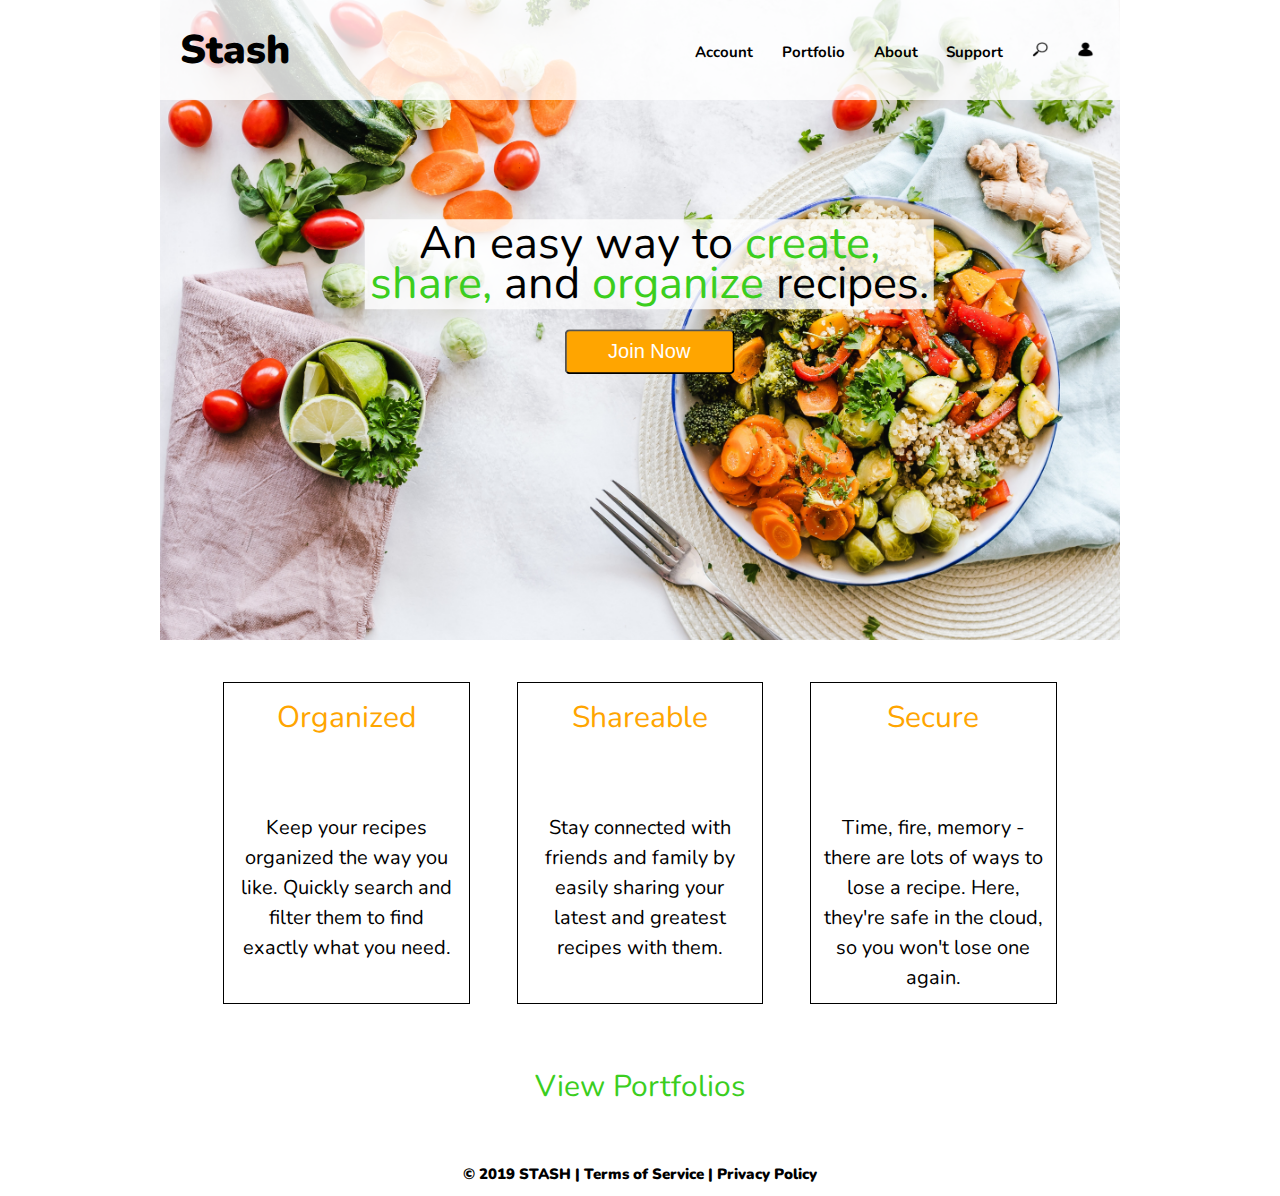
<file: index.html>
<!doctype html>

<html lang="en">
<head>
  <meta name="viewport" content="width=device-width, initial-scale=1.0">

  <title>Stash</title>

  <link rel="stylesheet" type="text/css" href="//fonts.googleapis.com/css?family=Nunito">
  <link href="css/index.css" rel="stylesheet">

  <!--[if lt IE 9]>
    <script src="https://cdnjs.cloudflare.com/ajax/libs/html5shiv/3.7.3/html5shiv.js"></script>
  <![endif]-->
</head>

<header>

    <img class="food-picture" src="images/food picture.jpg" alt="picture-of-food">

  <nav>
    <div class= "mobile-nav">
      <a href= ''><img class="mobile-icon" src="images/3-dashes.png" alt="menu-icon"></a>
      <h2>Stash</h2>
      <a href= ''><img class="mobile-icon" src="images/Search.png" alt="search-icon"></a>
      <a href= 'https://chef-portfolio-web-bw.netlify.com/login'><img class="mobile-icon" src="images/Account.png" alt="account-icon"></a>
  </div>

    <div class="web-nav">
     <a href='https://chef-portfolio-web-bw.netlify.com/login'>Account</a>
     <a href='https://chef-portfolio-web-bw.netlify.com/login'>Portfolio</a>
     <a href='secondpage.html'>About</a>
     <a href='https://chef-portfolio-web-bw.netlify.com/support'>Support</a>
     <a href= ''><img class="icon" src="images/Search.png" alt="search-icon"></a>
     <a href= 'https://chef-portfolio-web-bw.netlify.com/login'><img class="icon" src="images/Account.png" alt="account-icon"></a>
    </div>

  </nav>


  <div class="header-text">
    <p>An easy way to <span>create,</span> 
    <br>
    <span>share,</span> and <span>organize</span> recipes.</p>
    <a href="https://chef-portfolio-web-bw.netlify.com/registerchef"><button class="btn">Join Now</button></a>
  </div>
  

</header>


<body>
  <section class="boxes">
    <div class="text-content">
      <h2>Organized</h2>
      <p>Keep your recipes organized the way you like. Quickly search and filter them to find exactly what you need.</p> 
    </div>

    <div class="text-content">
      <h2>Shareable</h2>
      <p>Stay connected with friends and family by easily sharing your latest and greatest recipes with them.</p> 
    </div>

    <div class="text-content">
      <h2>Secure</h2>
      <p>Time, fire, memory - there are lots of ways to lose a recipe. Here, they're safe in the cloud, so you won't lose one again.</p>
    </div>
</section>

  <section class="portfolio">
    <p> View Portfolios</p>
  </section>


  <footer class="footer">
    <p>© 2019 STASH | Terms of Service | Privacy Policy</p>
  </footer>

</body>
</html>
</file>
<file: css/index.css>
.webwidth {
  max-width: 960px;
  width: 100%;
  margin: 0 auto;
}
.mobilewidth {
  max-width: 450px;
  width: 100%;
  margin: 0 auto;
}
.tabletwidth {
  max-width: 800px;
  width: 100%;
  margin: 0 auto;
}
.mobilenav {
  display: flex;
  justify-content: center;
}
.navh2 {
  font-size: 4rem;
  color: black;
  margin-left: -8rem;
  font-weight: 900;
  padding: 0px 100px;
}
.navmobileicon {
  display: inline-flex;
  width: 35px;
  height: 35px;
  padding: 2px;
  justify-content: center;
  margin: 5px;
}
html,
body,
div,
span,
applet,
object,
iframe,
h1,
h2,
h3,
h4,
h5,
h6,
p,
blockquote,
pre,
a,
abbr,
acronym,
address,
big,
cite,
code,
del,
dfn,
em,
img,
ins,
kbd,
q,
s,
samp,
small,
strike,
strong,
sub,
sup,
tt,
var,
b,
u,
i,
center,
dl,
dt,
dd,
ol,
ul,
li,
fieldset,
form,
label,
legend,
table,
caption,
tbody,
tfoot,
thead,
tr,
th,
td,
article,
aside,
canvas,
details,
embed,
figure,
figcaption,
footer,
header,
hgroup,
menu,
nav,
output,
ruby,
section,
summary,
time,
mark,
audio,
video {
  margin: 0;
  padding: 0;
  border: 0;
  font-size: 100%;
  font: inherit;
  vertical-align: baseline;
}
/* HTML5 display-role reset for older browsers */
article,
aside,
details,
figcaption,
figure,
footer,
header,
hgroup,
menu,
nav,
section {
  display: block;
}
body {
  line-height: 1;
}
ol,
ul {
  list-style: none;
}
blockquote,
q {
  quotes: none;
}
blockquote:before,
blockquote:after,
q:before,
q:after {
  content: '';
  content: none;
}
table {
  border-collapse: collapse;
  border-spacing: 0;
}
* {
  box-sizing: border-box;
}
html {
  font-size: 62.5%;
}
html,
body,
h1,
h2,
h3,
h4,
h5 {
  font-family: 'Nunito', sans-serif;
}
h1 {
  font-size: 4.1rem;
}
h2 {
  font-size: 3.4rem;
  padding-bottom: 10px;
}
h4 {
  font-size: 2.7rem;
  padding-bottom: 10px;
}
p {
  line-height: 1.5;
  font-size: 2rem;
  padding-bottom: 10px;
}
img {
  max-width: 100%;
  height: auto;
}
.container {
  max-width: 800px;
  width: 100%;
  margin: 0 auto;
}
header {
  position: relative;
}
header nav {
  display: flex;
  justify-content: space-between;
  padding: 3rem 0rem 3rem 0rem;
  max-width: 960px;
  width: 100%;
  margin: 0 auto;
  align-items: center;
  position: absolute;
  top: 0%;
  left: 0%;
  background: rgba(255, 255, 255, 0.8);
}
@media (max-width:800px) {
  header nav {
    max-width: 800px;
    width: 100%;
    margin: 0 auto;
  }
}
@media (max-width: 500px) {
  header nav .mobile-nav {
    display: flex;
    justify-content: center;
  }
}
header nav .mobile-nav h2 {
  font-size: 4rem;
  color: black;
  margin-left: -8rem;
  font-weight: 900;
  padding: 0px 100px;
}
@media (max-width: 500px) {
  header nav .mobile-nav h2 {
    justify-content: space-between;
    margin-left: 5.2rem;
    padding-left: 10rem;
  }
}
header nav .mobile-nav .mobile-icon {
  display: none;
}
@media (max-width: 500px) {
  header nav .mobile-nav .mobile-icon {
    display: inline-flex;
    width: 35px;
    height: 35px;
    padding: 2px;
    justify-content: center;
    margin: 5px;
  }
}
header nav .web-nav {
  margin: 0vw 1vw 0vw 0vw;
}
@media (max-width: 500px) {
  header nav .web-nav {
    padding: 3vw 0vw 0vw 0vw;
  }
}
header nav .web-nav a {
  text-decoration: none;
  color: black;
  margin: 1vw;
  font-size: 1.5rem;
  font-weight: bold;
}
@media (max-width: 500px) {
  header nav .web-nav a {
    display: none;
  }
}
header nav .web-nav a .icon {
  width: 17px;
  height: 17px;
  padding-top: 2px;
}
@media (max-width: 500px) {
  header nav .web-nav a .icon {
    display: none;
  }
}
header .header-text {
  text-align: center;
  position: absolute;
  top: 45%;
  left: 40%;
  transform: translate(-31.5%, -45%);
}
@media (max-width:800px) {
  header .header-text {
    position: static;
    top: 0%;
    left: 0%;
    transform: none;
  }
}
@media (max-width: 500px) {
  header .header-text {
    position: static;
    top: 0%;
    left: 0%;
    transform: none;
  }
}
header .header-text p {
  line-height: 4rem;
  font-size: 4.5rem;
  color: black;
  background: rgba(255, 255, 255, 0.8);
  padding: 0.5rem;
}
header .header-text p span {
  color: #3bce1e;
}
@media (max-width:800px) {
  header .header-text p span {
    color: orange;
  }
}
@media (max-width: 500px) {
  header .header-text p span {
    color: #3bce1e;
  }
}
@media (max-width:800px) {
  header .header-text p {
    position: absolute;
    top: 50%;
    left: 50%;
    transform: translate(-50%, -50%);
    font-size: 4rem;
    line-height: 3.5rem;
    text-align: center;
    border-radius: 5px;
    width: 450px;
  }
}
@media (max-width: 500px) {
  header .header-text p {
    position: absolute;
    top: 50%;
    left: 0%;
    transform: translate(0%, 45%);
    font-size: 2rem;
    line-height: 2.5rem;
    text-align: initial;
    border-radius: 5px;
    width: initial;
  }
}
header .header-text button {
  font-size: 2rem;
  width: 17rem;
  height: 4.5rem;
  border-radius: 0.5rem;
  margin-top: 2rem;
  color: white;
  background-color: orange;
}
@media (max-width:800px) {
  header .header-text button {
    background-color: #3bce1e;
  }
}
@media (max-width: 500px) {
  header .header-text button {
    margin-bottom: 40px;
    background-color: orange;
  }
}
li:hover ul {
  display: block;
}
body {
  max-width: 960px;
  width: 100%;
  margin: 0 auto;
}
@media (max-width:800px) {
  body {
    max-width: 800px;
    width: 100%;
    margin: 0 auto;
  }
}
@media (max-width: 500px) {
  body {
    max-width: 450px;
    width: 100%;
    margin: 0 auto;
  }
}
body .boxes {
  display: flex;
  justify-content: space-around;
  padding: 40px;
}
@media (max-width: 500px) {
  body .boxes {
    display: flex;
    flex-direction: column;
    padding: initial;
  }
}
body .boxes .text-content {
  border: black solid 1px;
  width: 28%;
  text-align: center;
}
@media (max-width:800px) {
  body .boxes .text-content {
    border: none;
    flex-wrap: wrap;
  }
}
@media (max-width: 500px) {
  body .boxes .text-content {
    border: none;
    width: 100%;
  }
}
body .boxes .text-content h2 {
  padding: 20px 0px 0px 0px;
  color: orange;
  font-size: 3rem;
}
body .boxes .text-content p {
  padding: 80px 10px 10px 10px;
}
@media (max-width: 500px) {
  body .boxes .text-content p {
    padding: initial;
    margin: 35px 0px;
  }
}
body .portfolio {
  color: #3bce1e;
  text-align: center;
  margin: 2rem 0rem 2.5rem 0rem;
}
body .portfolio p {
  font-size: 3rem;
}
body footer {
  text-align: center;
  padding-top: 2%;
  font-weight: 900;
}
body footer p {
  font-size: 1.5rem;
}
</file>
